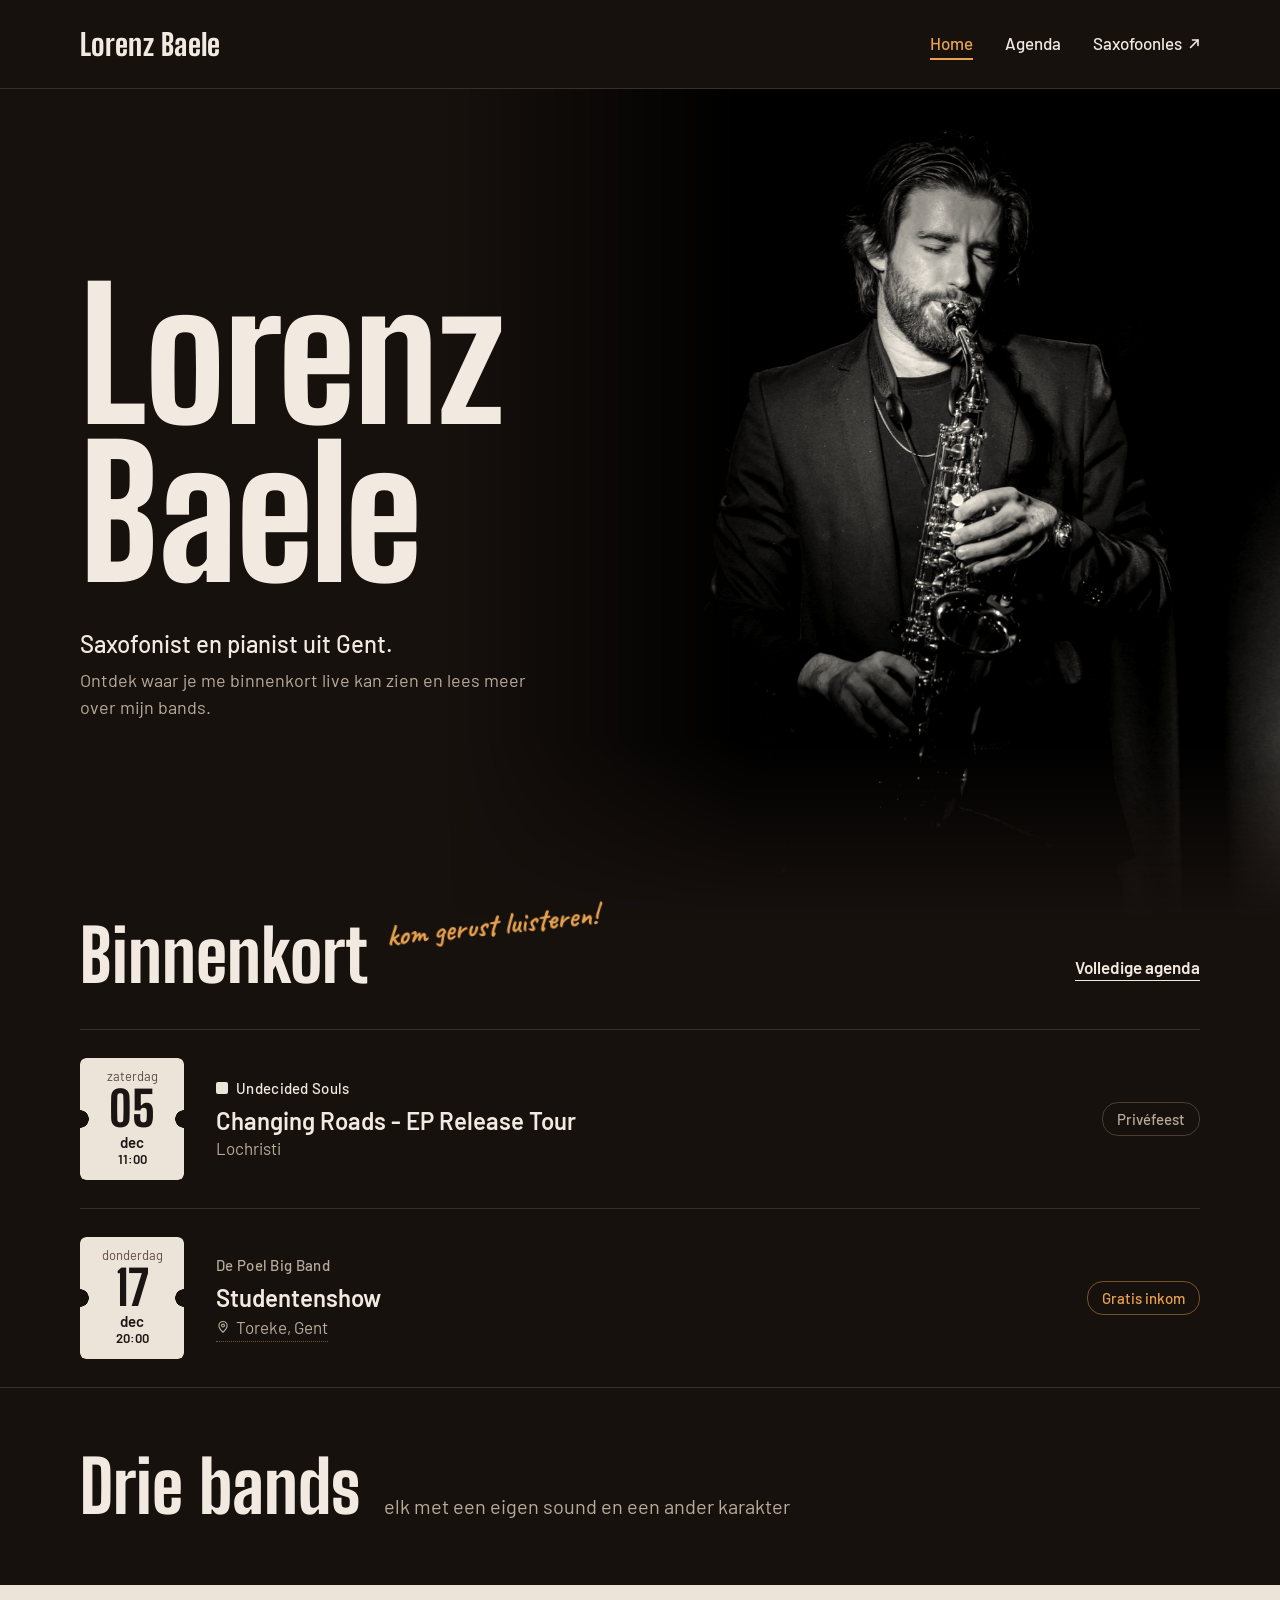
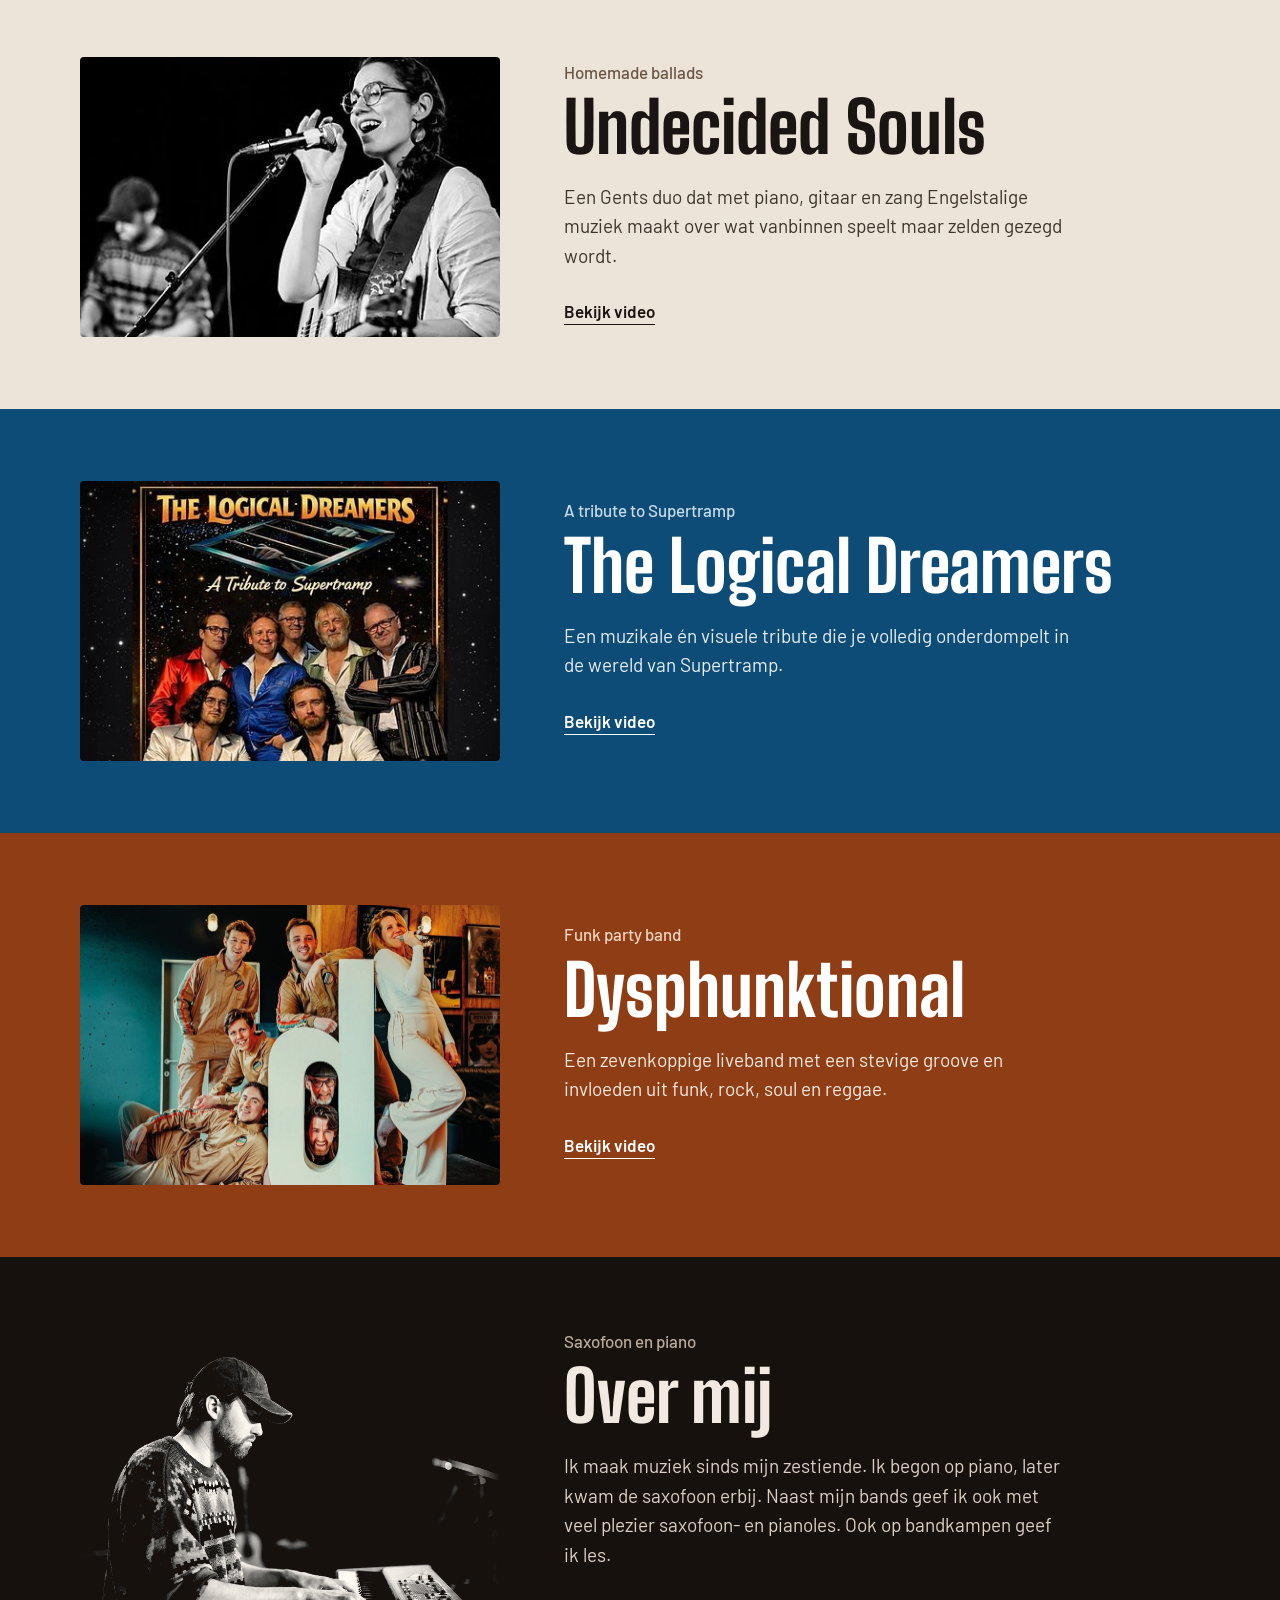
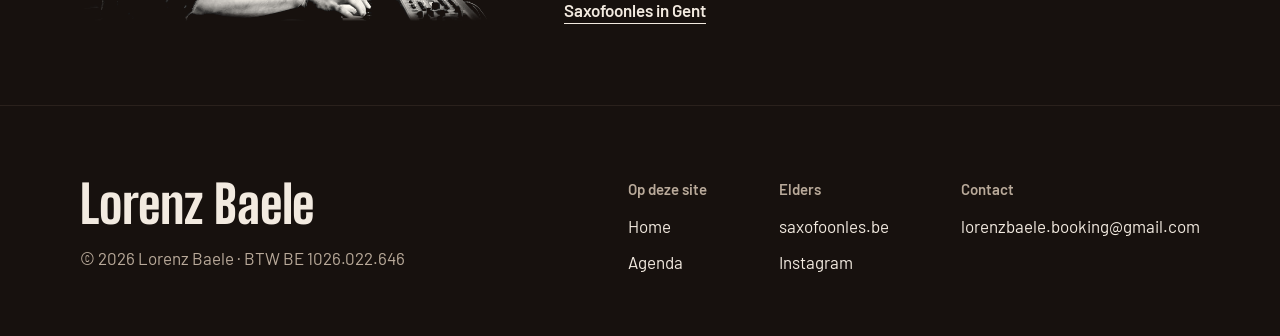
<file: index.html>
<!doctype html>
<html lang="nl">
<head>
<meta charset="utf-8">
<meta name="viewport" content="width=device-width, initial-scale=1">
<title>Lorenz Baele, saxofonist en pianist uit Gent</title>
<meta name="description" content="Saxofonist en pianist uit Gent. Ontdek waar je me binnenkort live kan zien met Undecided Souls, The Logical Dreamers en Dysphunktional.">
<link rel="canonical" href="https://lorenzbaele.be/">
<meta property="og:type" content="website">
<meta property="og:locale" content="nl_BE">
<meta property="og:site_name" content="Lorenz Baele">
<meta property="og:title" content="Lorenz Baele, saxofonist en pianist uit Gent">
<meta property="og:description" content="Saxofonist en pianist uit Gent. Ontdek waar je me binnenkort live kan zien met Undecided Souls, The Logical Dreamers en Dysphunktional.">
<meta property="og:url" content="https://lorenzbaele.be/">
<meta property="og:image" content="https://lorenzbaele.be/img/og.jpg">
<meta property="og:image:width" content="1200">
<meta property="og:image:height" content="630">
<meta property="og:image:alt" content="Lorenz Baele speelt saxofoon">
<meta name="twitter:card" content="summary_large_image">
<meta name="theme-color" content="#17110E">
<script type="application/ld+json">
{
  "@context": "https://schema.org",
  "@graph": [
    {
      "@type": "WebSite",
      "@id": "https://lorenzbaele.be/#website",
      "url": "https://lorenzbaele.be/",
      "name": "Lorenz Baele",
      "inLanguage": "nl-BE",
      "publisher": { "@id": "https://lorenzbaele.be/#lorenz" }
    },
    {
      "@type": "Person",
      "@id": "https://lorenzbaele.be/#lorenz",
      "name": "Lorenz Baele",
      "url": "https://lorenzbaele.be/",
      "image": "https://lorenzbaele.be/img/hero.jpg",
      "jobTitle": "Saxofonist en pianist",
      "description": "Saxofonist en pianist uit Gent. Speelt live met Undecided Souls, The Logical Dreamers en Dysphunktional en geeft saxofoon- en pianoles.",
      "email": "lorenzbaele.booking@gmail.com",
      "address": {
        "@type": "PostalAddress",
        "addressLocality": "Gent",
        "addressCountry": "BE"
      },
      "sameAs": ["https://www.instagram.com/lorenzbaele/"],
      "memberOf": [
        { "@type": "MusicGroup", "name": "Undecided Souls", "description": "Homemade ballads" },
        { "@type": "MusicGroup", "name": "The Logical Dreamers", "description": "A tribute to Supertramp" },
        { "@type": "MusicGroup", "name": "Dysphunktional", "description": "Funk party band" }
      ]
    }
  ]
}
</script>
<link rel="icon" href="favicon.ico" sizes="16x16 32x32 48x48">
<link rel="icon" href="img/favicon.png" type="image/png" sizes="192x192">
<link rel="apple-touch-icon" href="img/apple-touch-icon.png">
<link rel="preconnect" href="https://fonts.googleapis.com">
<link rel="preconnect" href="https://fonts.gstatic.com" crossorigin>
<link rel="stylesheet" href="https://fonts.googleapis.com/css2?family=Barlow:wght@400;500;600&amp;family=Big+Shoulders+Display:wght@700;800&amp;family=Caveat:wght@700&amp;display=swap">
<link rel="stylesheet" href="css/style.css">
</head>
<body>
<header class="site-header">
<nav class="wrap nav" aria-label="Hoofdmenu">
<a class="brand" href="/">Lorenz Baele</a>
<div class="nav-links">
<a href="/" aria-current="page">Home</a>
<a class="ul-link" href="agenda.html">Agenda</a>
<a class="ul-link" href="https://saxofoonles.be">Saxofoonles<svg aria-hidden="true" width="12" height="12" viewBox="0 0 12 12" fill="none" stroke="currentColor" stroke-width="1.6" stroke-linecap="round" stroke-linejoin="round"><path d="M4.5 2H10v5.5"></path><path d="M10 2L2.5 9.5"></path></svg></a>
</div>
</nav>
</header>

<main>
<section class="hero" id="hero">
<div class="hero-photo">
<img class="hero-img" src="img/hero.jpg" alt="Lorenz Baele speelt saxofoon op een donker podium" width="2000" height="1333" fetchpriority="high">
</div>
<div class="spot" aria-hidden="true"></div>
<div class="egg" aria-hidden="true">
<div class="egg-note">
<svg width="72" height="56" viewBox="0 0 72 56" fill="none" stroke="#FFE0B0" stroke-width="2.5" stroke-linecap="round" stroke-linejoin="round"><path d="M66 6 C 46 6, 22 18, 10 46"></path><path d="M10 46 L 9 33"></path><path d="M10 46 L 21 39"></path></svg>
Hé! Niet in mijn ogen,<br>ik zit midden in een solo.
</div>
</div>
<div class="wrap hero-text">
<h1 class="hero-name"><span class="line"><span class="rise">Lorenz</span></span><span class="line"><span class="rise rise-2">Baele</span></span></h1>
<p class="hero-lead hero-sub"><span class="slide">Saxofonist en pianist uit Gent.</span></p>
<p class="hero-intro hero-sub"><span class="slide">Ontdek waar je me binnenkort live kan zien en lees meer over mijn bands.</span></p>
</div>
</section>

<section class="home-gigs" aria-labelledby="binnenkort">
<div class="wrap">
<div class="section-head">
<div class="title-row">
<h2 class="h2" id="binnenkort">Binnenkort</h2>
<p class="hand" data-when-gigs hidden>kom gerust luisteren!</p>
</div>
<a class="cta" href="agenda.html">Volledige agenda</a>
</div>
<div class="loading" data-loading role="status" hidden><span class="spinner" aria-hidden="true"></span><span>Optredens laden…</span></div>
<ul class="gigs" data-gigs="home" data-limit="3"></ul>
<div class="empty" data-empty="none" hidden>
<p class="empty-title">Er staan nog geen nieuwe optredens gepland.</p>
<p class="empty-text">Nieuwe data verschijnen hier zodra ze vastliggen.</p>
</div>
<noscript><p class="empty-text">Bekijk mijn optredens in de <a href="agenda.html">agenda</a>.</p></noscript>
</div>
</section>

<section class="bands-head" aria-labelledby="bands">
<div class="wrap inline-head">
<h2 class="h2" id="bands">Drie bands</h2>
<p>elk met een eigen sound en een ander karakter</p>
</div>
</section>

<article class="strip strip--us">
<div class="wrap strip-inner">
<img class="strip-img img-us" src="img/undecided-souls.jpg" alt="Sofie en Lorenz van Undecided Souls live, in zwart-wit" width="440" height="330" loading="lazy">
<div class="strip-text">
<p class="tagline">Homemade ballads</p>
<h3 class="strip-name">Undecided Souls</h3>
<p class="strip-desc">Een Gents duo dat met piano, gitaar en zang Engelstalige muziek maakt over wat vanbinnen speelt maar zelden gezegd wordt.</p>
<a class="cta" href="https://www.youtube.com/watch?v=HWEquBlLYnY">Bekijk video</a>
</div>
</div>
</article>

<article class="strip strip--ld">
<div class="wrap strip-inner">
<img class="strip-img img-ld" src="img/logical-dreamers.jpg" alt="The Logical Dreamers, a tribute to Supertramp" width="440" height="330" loading="lazy" style="object-position: 50% 0">
<div class="strip-text">
<p class="tagline">A tribute to Supertramp</p>
<h3 class="strip-name">The Logical Dreamers</h3>
<p class="strip-desc">Een muzikale én visuele tribute die je volledig onderdompelt in de wereld van Supertramp.</p>
<a class="cta" href="https://drive.google.com/file/d/1f67GyU_UE-7TZmZRbokDmF3ag-WsuqEM/preview">Bekijk video</a>
</div>
</div>
</article>

<article class="strip strip--dy">
<div class="wrap strip-inner">
<img class="strip-img img-dy" src="img/dysphunktional.jpg" alt="De leden van Dysphunktional rond een grote letter d" width="840" height="631" loading="lazy" style="object-position: 50% 20%">
<div class="strip-text">
<p class="tagline">Funk party band</p>
<h3 class="strip-name">Dysphunktional</h3>
<p class="strip-desc">Een zevenkoppige liveband met een stevige groove en invloeden uit funk, rock, soul en reggae.</p>
<a class="cta" href="https://drive.google.com/file/d/1zikRqbkcpyY855sFhWAdUTYrPrX1-PWH/preview">Bekijk video</a>
</div>
</div>
</article>

<article class="strip strip--lb" id="over-mij">
<div class="wrap strip-inner">
<img class="strip-img img-lb" src="img/lorenz-piano.jpg" alt="Lorenz Baele speelt piano op een podium" width="787" height="524" loading="lazy">
<div class="strip-text">
<p class="tagline">Saxofoon en piano</p>
<h2 class="strip-name">Over mij</h2>
<p class="strip-desc">Ik maak muziek sinds mijn zestiende. Ik begon op piano, later kwam de saxofoon erbij. Naast mijn bands geef ik ook met veel plezier saxofoon- en pianoles. Ook op bandkampen geef ik les.</p>
<a class="cta" href="https://saxofoonles.be">Saxofoonles in Gent</a>
</div>
</div>
</article>
</main>

<footer class="site-footer">
<div class="wrap footer-inner">
<div class="footer-brand">
<p class="footer-name" style="margin:0">Lorenz Baele</p>
<p class="footer-legal">© 2026 Lorenz Baele · BTW BE 1026.022.646</p>
</div>
<div class="footer-cols">
<div>
<h2>Op deze site</h2>
<ul>
<li><a class="ul-link" href="/">Home</a></li>
<li><a class="ul-link" href="agenda.html">Agenda</a></li>
</ul>
</div>
<div>
<h2>Elders</h2>
<ul>
<li><a class="ul-link" href="https://saxofoonles.be">saxofoonles.be</a></li>
<li><a class="ul-link" href="https://www.instagram.com/lorenzbaele/">Instagram</a></li>
</ul>
</div>
<div>
<h2>Contact</h2>
<ul>
<li><a class="ul-link" href="mailto:lorenzbaele.booking@gmail.com">lorenzbaele.booking@gmail.com</a></li>
</ul>
</div>
</div>
</div>
</footer>
<script src="js/optredens.js" defer></script>
<script src="js/site.js" defer></script>
</body>
</html>
</file>
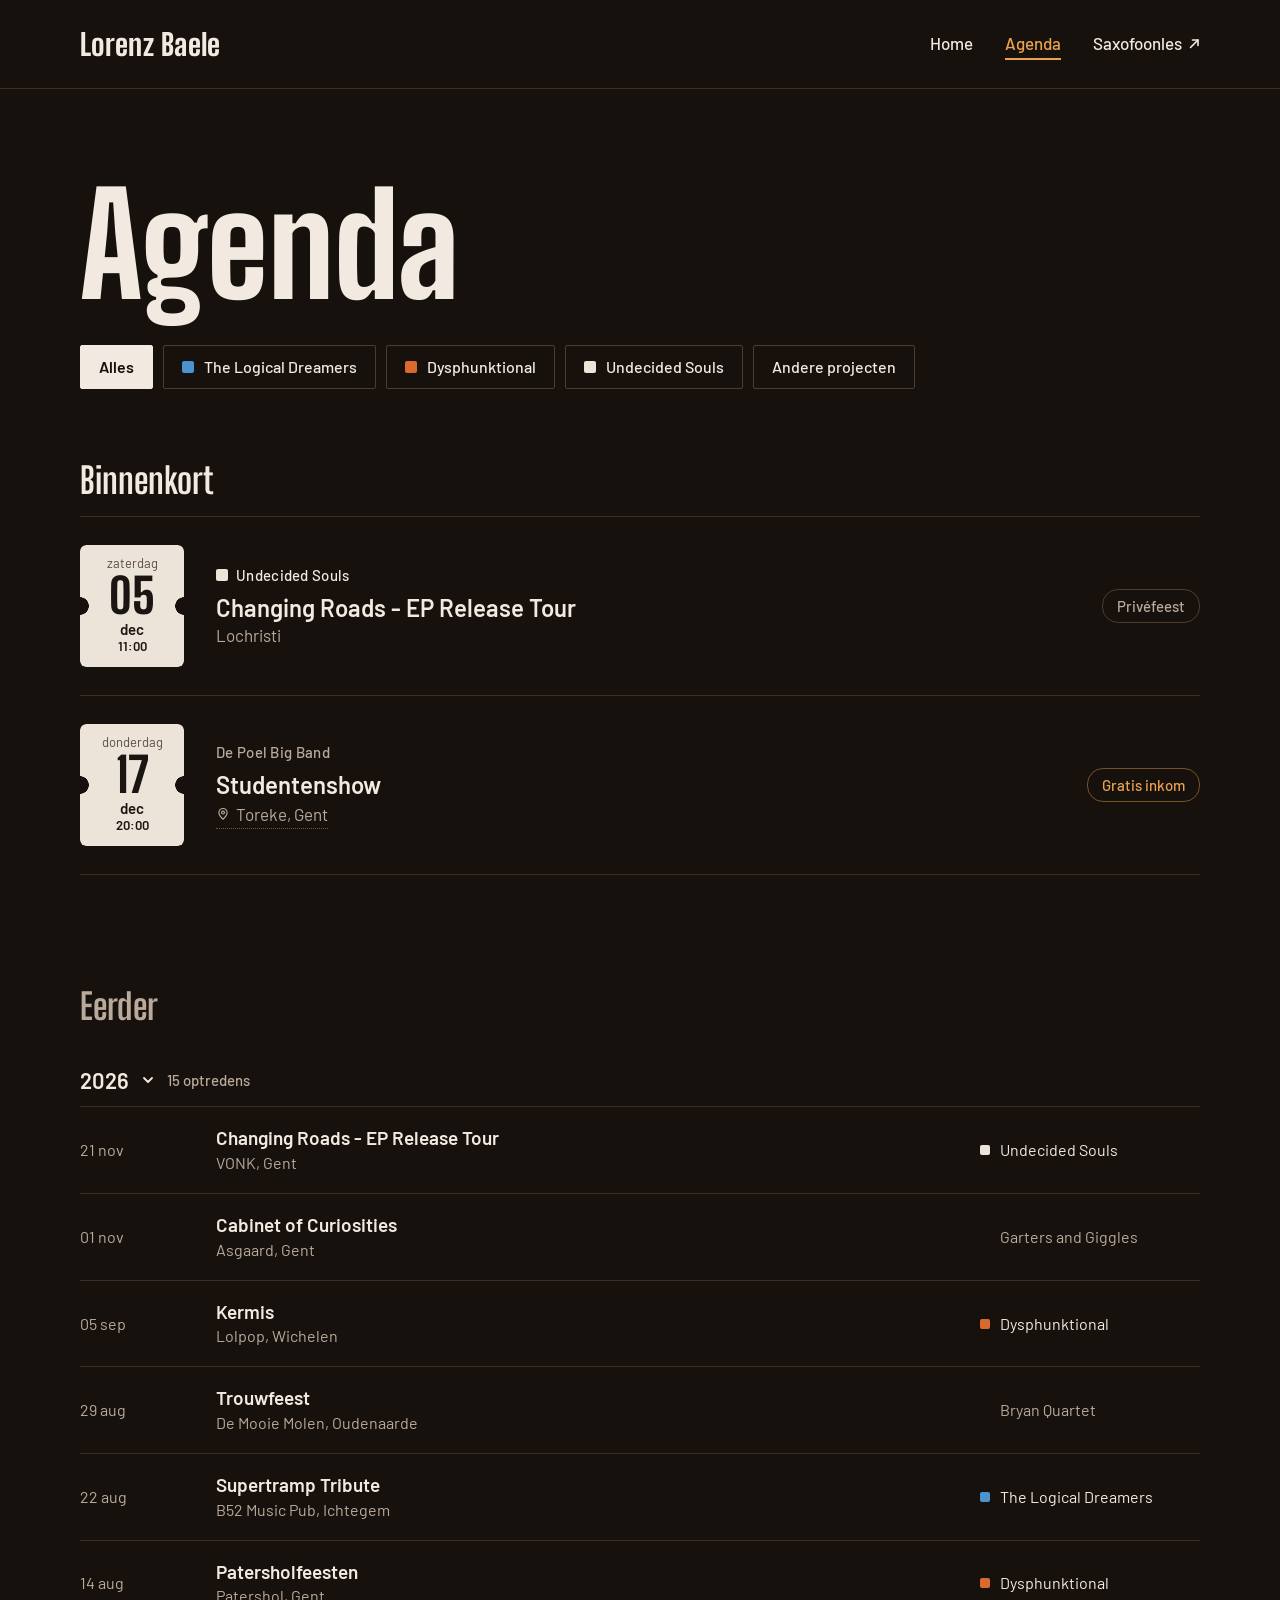
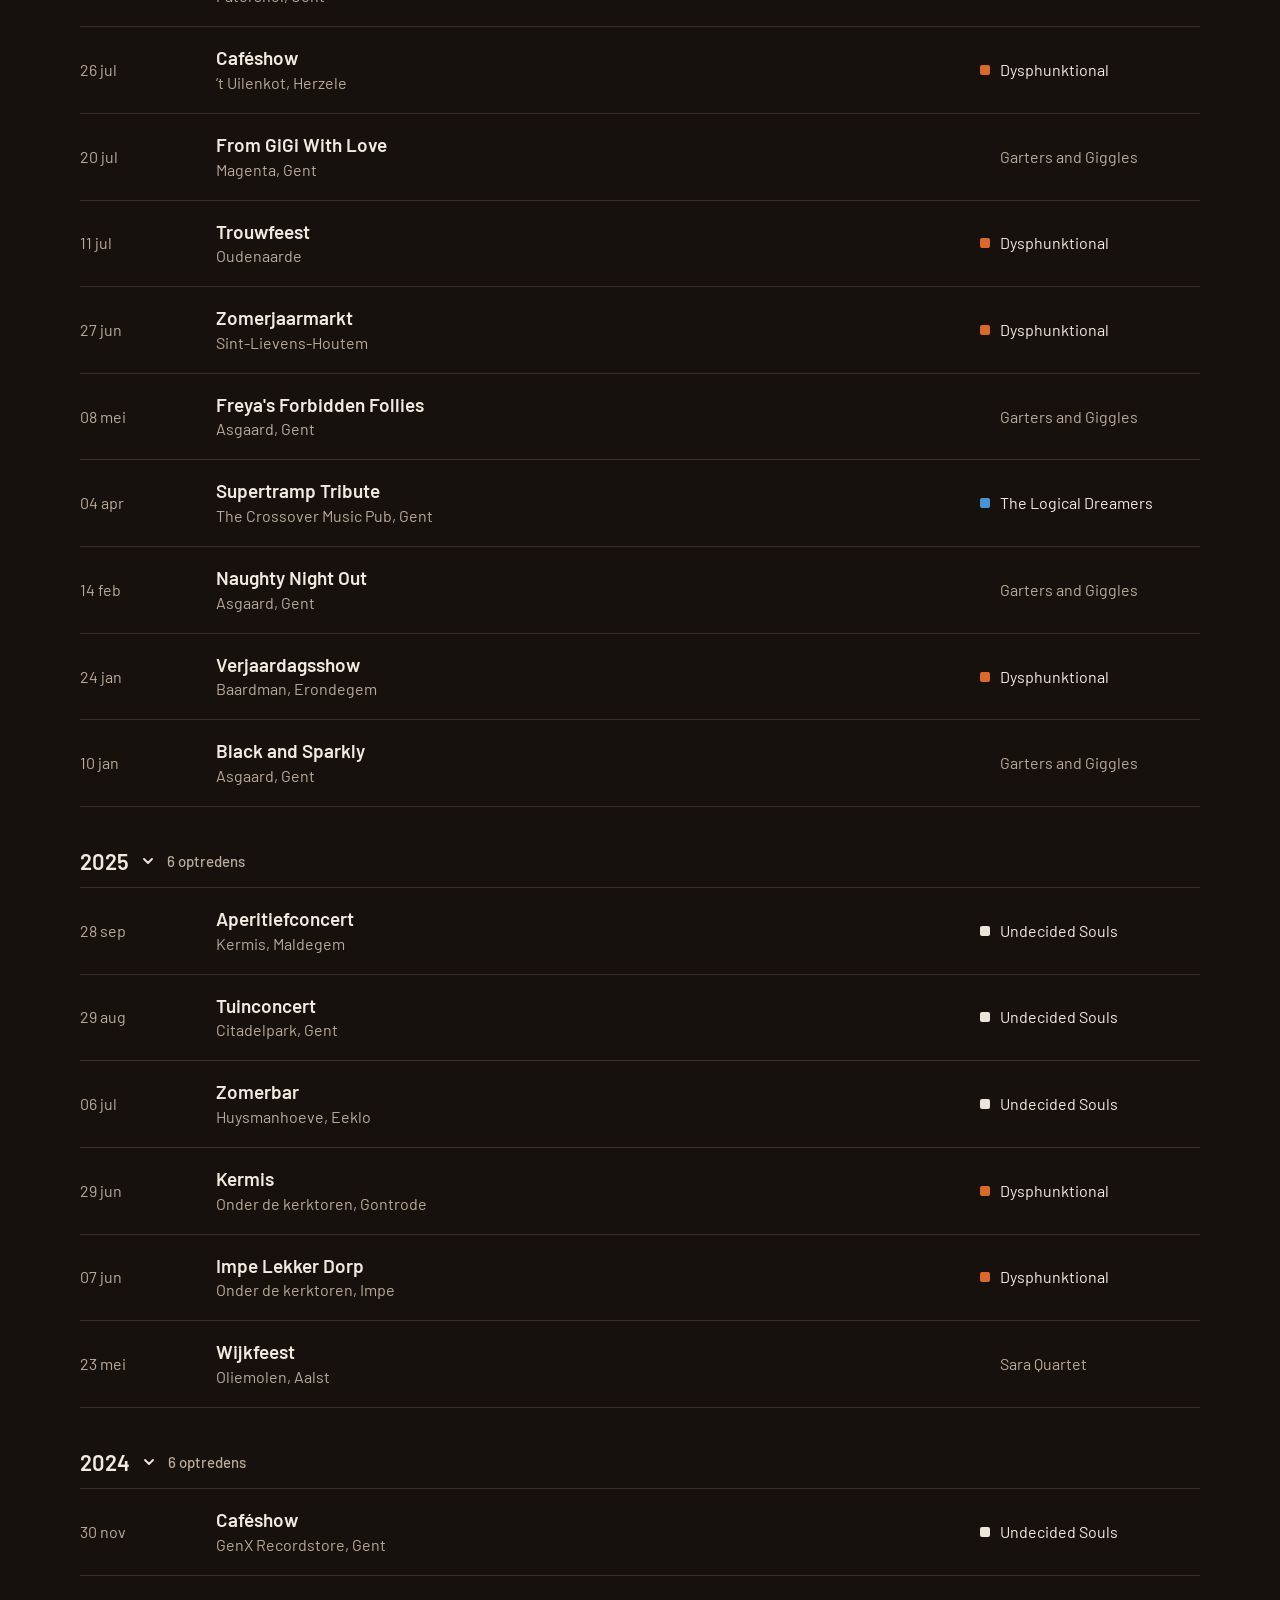
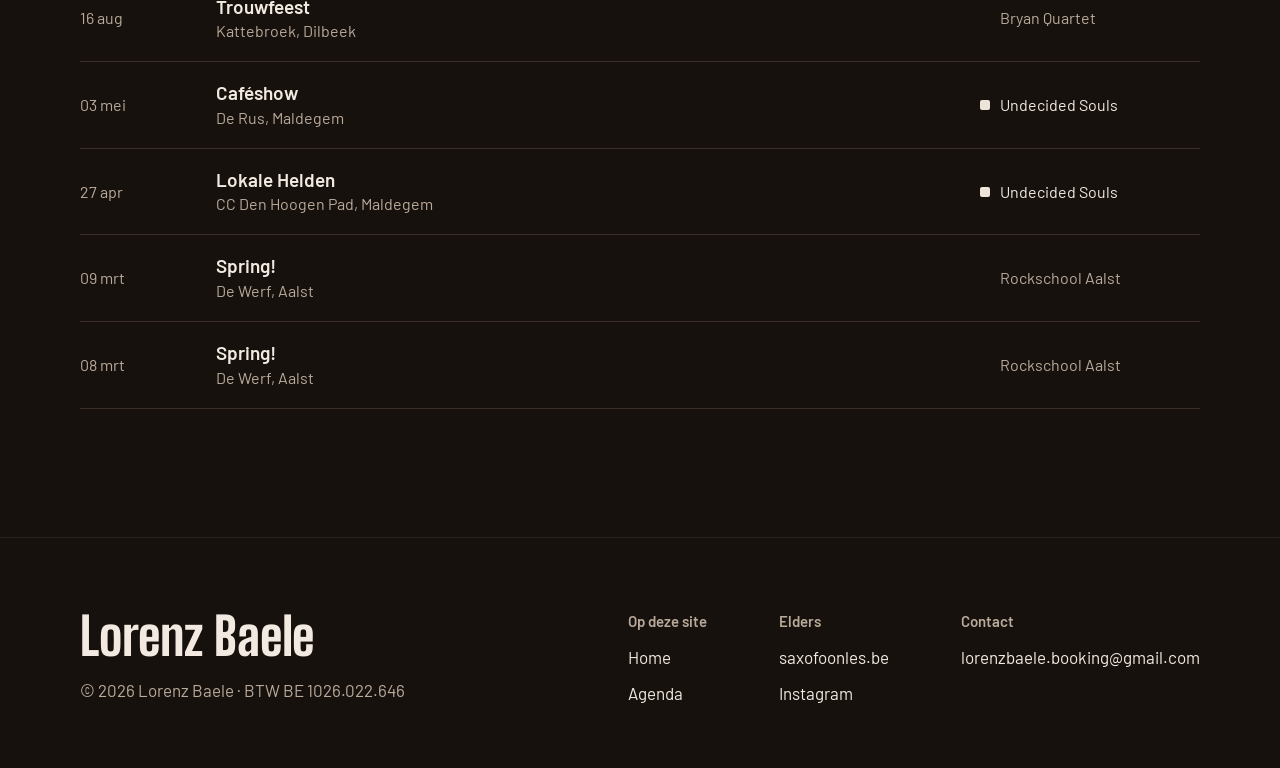
<file: agenda.html>
<!doctype html>
<html lang="nl">
<head>
<meta charset="utf-8">
<meta name="viewport" content="width=device-width, initial-scale=1">
<title>Agenda en optredens, Lorenz Baele</title>
<meta name="description" content="Waar en wanneer je Lorenz Baele live kan zien, en waar hij eerder speelde met Undecided Souls, The Logical Dreamers, Dysphunktional en andere projecten.">
<link rel="canonical" href="https://lorenzbaele.be/agenda.html">
<meta property="og:type" content="website">
<meta property="og:locale" content="nl_BE">
<meta property="og:site_name" content="Lorenz Baele">
<meta property="og:title" content="Agenda en optredens, Lorenz Baele">
<meta property="og:description" content="Waar en wanneer je Lorenz Baele live kan zien, en waar hij eerder speelde met Undecided Souls, The Logical Dreamers, Dysphunktional en andere projecten.">
<meta property="og:url" content="https://lorenzbaele.be/agenda.html">
<meta property="og:image" content="https://lorenzbaele.be/img/og.jpg">
<meta property="og:image:width" content="1200">
<meta property="og:image:height" content="630">
<meta property="og:image:alt" content="Lorenz Baele speelt saxofoon">
<meta name="twitter:card" content="summary_large_image">
<meta name="theme-color" content="#17110E">
<link rel="icon" href="favicon.ico" sizes="16x16 32x32 48x48">
<link rel="icon" href="img/favicon.png" type="image/png" sizes="192x192">
<link rel="apple-touch-icon" href="img/apple-touch-icon.png">
<link rel="preconnect" href="https://fonts.googleapis.com">
<link rel="preconnect" href="https://fonts.gstatic.com" crossorigin>
<link rel="stylesheet" href="https://fonts.googleapis.com/css2?family=Barlow:wght@400;500;600&amp;family=Big+Shoulders+Display:wght@700;800&amp;family=Caveat:wght@700&amp;display=swap">
<link rel="stylesheet" href="css/style.css">
</head>
<body>
<header class="site-header">
<nav class="wrap nav" aria-label="Hoofdmenu">
<a class="brand" href="/">Lorenz Baele</a>
<div class="nav-links">
<a class="ul-link" href="/">Home</a>
<a href="agenda.html" aria-current="page">Agenda</a>
<a class="ul-link" href="https://saxofoonles.be">Saxofoonles<svg aria-hidden="true" width="12" height="12" viewBox="0 0 12 12" fill="none" stroke="currentColor" stroke-width="1.6" stroke-linecap="round" stroke-linejoin="round"><path d="M4.5 2H10v5.5"></path><path d="M10 2L2.5 9.5"></path></svg></a>
</div>
</nav>
</header>

<main class="wrap agenda">
<h1 class="h1">Agenda</h1>

<div class="filters" role="group" aria-label="Toon optredens van">
<button type="button" class="filter" data-filter="all" aria-pressed="true">Alles</button>
<button type="button" class="filter" data-filter="ld" aria-pressed="false"><span class="sw" style="--c:#4A93CF" aria-hidden="true"></span>The Logical Dreamers</button>
<button type="button" class="filter" data-filter="dy" aria-pressed="false"><span class="sw" style="--c:#D9692E" aria-hidden="true"></span>Dysphunktional</button>
<button type="button" class="filter" data-filter="us" aria-pressed="false"><span class="sw" style="--c:#ECE4D8" aria-hidden="true"></span>Undecided Souls</button>
<button type="button" class="filter" data-filter="andere" aria-pressed="false">Andere projecten</button>
</div>

<h2 class="h2-sm">Binnenkort</h2>
<div class="loading" data-loading role="status" hidden><span class="spinner" aria-hidden="true"></span><span>Optredens laden…</span></div>
<ul class="gigs" data-gigs="upcoming"></ul>
<div class="empty" data-empty="none" hidden>
<p class="empty-title">Er staan nog geen nieuwe optredens gepland.</p>
<p class="empty-text">Nieuwe data verschijnen hier zodra ze vastliggen. Hieronder zie je waar ik eerder speelde.</p>
</div>
<p class="band-note" data-empty="band" hidden>Er staan nog geen optredens met deze band gepland. Kies een andere band of kijk later nog eens.</p>

<section aria-labelledby="eerder">
<h2 class="h2-sm muted" id="eerder">Eerder</h2>
<div data-past></div>
</section>
<noscript><p class="empty-text">Zet JavaScript aan om de agenda te bekijken.</p></noscript>
</main>

<footer class="site-footer">
<div class="wrap footer-inner">
<div class="footer-brand">
<p class="footer-name" style="margin:0">Lorenz Baele</p>
<p class="footer-legal">© 2026 Lorenz Baele · BTW BE 1026.022.646</p>
</div>
<div class="footer-cols">
<div>
<h2>Op deze site</h2>
<ul>
<li><a class="ul-link" href="/">Home</a></li>
<li><a class="ul-link" href="agenda.html">Agenda</a></li>
</ul>
</div>
<div>
<h2>Elders</h2>
<ul>
<li><a class="ul-link" href="https://saxofoonles.be">saxofoonles.be</a></li>
<li><a class="ul-link" href="https://www.instagram.com/lorenzbaele/">Instagram</a></li>
</ul>
</div>
<div>
<h2>Contact</h2>
<ul>
<li><a class="ul-link" href="mailto:lorenzbaele.booking@gmail.com">lorenzbaele.booking@gmail.com</a></li>
</ul>
</div>
</div>
</div>
</footer>
<script src="js/optredens.js" defer></script>
<script src="js/site.js" defer></script>
</body>
</html>
</file>
<file: css/style.css>
/* lorenzbaele.be */

:root {
  --nacht: #17110E;
  --lijn: #3A2E27;
  --lijn-zacht: #2A211C;
  --papier: #F2EAE0;
  --stof: #B9AA9A;
  --tekst-zacht: #DCD0C3;
  --lamp: #E9A24E;
  --stub: #ECE4D8;
  --stub-inkt: #1A1512;
  --stub-sub: #5E4D40;
  --display: 'Big Shoulders Display', 'Barlow Condensed', 'Arial Narrow', sans-serif;
  --body: 'Barlow', system-ui, -apple-system, 'Segoe UI', sans-serif;
  --hand: 'Caveat', 'Comic Sans MS', cursive;
  --gutter: clamp(20px, 4vw, 40px);
}

*, *::before, *::after { box-sizing: border-box; }

html { -webkit-text-size-adjust: 100%; }

body {
  margin: 0;
  background: var(--nacht);
  color: var(--papier);
  font-family: var(--body);
  font-size: 18px;
  line-height: 1.5;
  overflow-x: hidden;
}

img { display: block; max-width: 100%; height: auto; }

a { color: var(--papier); }
a:hover { color: var(--lamp); }
a:focus-visible, button:focus-visible { outline: 2px solid var(--lamp); outline-offset: 4px; }

.wrap { max-width: 1200px; margin: 0 auto; padding-inline: var(--gutter); }

.visually-hidden {
  position: absolute; width: 1px; height: 1px; margin: -1px; padding: 0;
  overflow: hidden; clip: rect(0 0 0 0); white-space: nowrap; border: 0;
}

/* ---------- Menu ---------- */

.site-header { border-bottom: 1px solid var(--lijn); }

.nav {
  min-height: 88px;
  display: flex; flex-wrap: wrap; align-items: center; justify-content: space-between;
  gap: 8px 32px;
}

.brand {
  font-family: var(--display); font-weight: 800; font-size: 30px; letter-spacing: 0.01em;
  text-decoration: none; min-height: 44px; display: inline-flex; align-items: center;
}

.nav-links { display: flex; flex-wrap: wrap; gap: 0 32px; font-size: 17px; font-weight: 500; }

.nav-links a {
  text-decoration: none; min-height: 44px; display: inline-flex; align-items: center; gap: 6px;
}

.nav-links a[aria-current="page"] {
  color: var(--lamp);
  text-decoration: underline; text-decoration-thickness: 2px; text-underline-offset: 8px;
}

/* ---------- Links met een getekende onderlijn ---------- */

.ul-link {
  background: linear-gradient(currentColor, currentColor) no-repeat 0 calc(100% - 9px) / 0 2px;
  transition: background-size 0.4s cubic-bezier(.2,.8,.2,1), color 0.3s;
}
.ul-link:hover { background-size: 100% 2px; }

.cta {
  font-size: 17px; font-weight: 600; text-underline-offset: 6px;
  min-height: 44px; display: inline-flex; align-items: center;
  transition: text-underline-offset 0.3s cubic-bezier(.2,.8,.2,1), letter-spacing 0.3s;
}
.cta:hover { text-underline-offset: 12px; letter-spacing: 0.02em; }

/* ---------- Hero ---------- */

.hero {
  position: relative; overflow: hidden;
  min-height: 832px;
  display: flex; align-items: flex-end;
}

.hero-photo { position: absolute; inset: 0; }

.hero-img {
  position: absolute; top: 0; left: 73%;
  height: 100%; width: auto; max-width: none;
  transform: translateX(-39%);
  filter: sepia(0.18) contrast(1.04);
  -webkit-mask-image: linear-gradient(to right, transparent 0%, #000 24%, #000 86%, transparent 100%), linear-gradient(to top, transparent 0%, #000 22%);
  -webkit-mask-composite: source-in;
  mask-image: linear-gradient(to right, transparent 0%, #000 24%, #000 86%, transparent 100%), linear-gradient(to top, transparent 0%, #000 22%);
  mask-composite: intersect;
}

.hero-text { position: relative; width: 100%; padding-bottom: 200px; }

.hero-name {
  margin: 0;
  font-family: var(--display); font-weight: 800;
  font-size: clamp(80px, 14vw, 216px); line-height: 0.84; letter-spacing: -0.005em;
}
.hero-name .line { display: block; overflow: hidden; padding-bottom: 0.04em; }
.hero-name .rise { display: inline-block; }

.hero-lead { margin: 32px 0 0; font-size: 24px; line-height: 1.4; font-weight: 500; max-width: 30ch; }
.hero-intro { margin: 6px 0 0; font-size: 18px; color: var(--stof); max-width: 48ch; }
.hero-sub { overflow: hidden; }
.hero-sub .slide { display: block; }

/* Spotlight en easter egg: alleen met een muis, zie js/site.js */
.spot, .egg {
  position: absolute; inset: 0; pointer-events: none;
  opacity: 0; transition: opacity 0.45s ease;
}
.spot {
  mix-blend-mode: screen;
  /* Het radiale masker houdt de korrel bij de lichtbundel */
  -webkit-mask-image: radial-gradient(420px circle at var(--lx, 50%) var(--ly, 62%), #000 80%, transparent 100%), linear-gradient(to bottom, #000 0%, #000 82%, transparent 100%);
  -webkit-mask-composite: source-in;
  mask-image: radial-gradient(420px circle at var(--lx, 50%) var(--ly, 62%), #000 80%, transparent 100%), linear-gradient(to bottom, #000 0%, #000 82%, transparent 100%);
  mask-composite: intersect;
  /* Fijne korrel tegen strepen (banding), daaronder een lichtbundel die zacht naar nul afloopt */
  background:
    url("data:image/svg+xml,%3Csvg xmlns='http://www.w3.org/2000/svg' width='200' height='200'%3E%3Cfilter id='g'%3E%3CfeTurbulence type='fractalNoise' baseFrequency='.85' numOctaves='2' stitchTiles='stitch'/%3E%3CfeColorMatrix values='0 0 0 0 1 0 0 0 0 1 0 0 0 0 1 .05 0 0 0 -.021'/%3E%3C/filter%3E%3Crect width='200' height='200' filter='url(%23g)'/%3E%3C/svg%3E") 0 0 / 200px 200px,
    radial-gradient(340px circle at var(--lx, 50%) var(--ly, 62%),
      rgba(255, 206, 140, 0.24), rgba(255, 206, 140, 0.227) 10%, rgba(255, 206, 140, 0.193) 20%,
      rgba(255, 206, 140, 0.146) 30%, rgba(255, 206, 140, 0.1) 40%, rgba(255, 206, 140, 0.061) 50%,
      rgba(255, 206, 140, 0.033) 60%, rgba(255, 206, 140, 0.016) 70%, rgba(255, 206, 140, 0.007) 80%,
      rgba(255, 206, 140, 0.003) 90%, rgba(255, 206, 140, 0) 100%);
}
.egg {
  -webkit-mask-image: radial-gradient(190px circle at var(--lx, 50%) var(--ly, 62%), #000 30%, transparent 100%);
  mask-image: radial-gradient(190px circle at var(--lx, 50%) var(--ly, 62%), #000 30%, transparent 100%);
}
.hero.is-lit .spot, .hero.is-lit .egg { opacity: 1; }

.egg-note {
  position: absolute; left: calc(73% + 96px); top: 56px; width: 300px;
  transform: rotate(-5deg);
  font-family: var(--hand); font-weight: 700; font-size: 32px; line-height: 1.05; color: #FFE0B0;
}
.egg-note svg { position: absolute; left: -70px; top: 38px; }

/* ---------- Secties ---------- */

.h2 {
  margin: 0;
  font-family: var(--display); font-weight: 800;
  font-size: clamp(48px, 6vw, 72px); line-height: 0.95;
}

.section-head {
  display: flex; flex-wrap: wrap; justify-content: space-between; align-items: flex-end;
  gap: 16px 32px; margin-bottom: 40px;
}

.title-row { display: flex; flex-wrap: wrap; align-items: flex-start; gap: 4px 20px; }

.hand {
  margin: 0;
  font-family: var(--hand); font-weight: 700; font-size: 30px; line-height: 1;
  color: var(--lamp);
  transform: rotate(-6deg); transform-origin: left bottom;
}

.home-gigs { padding-bottom: 48px; }

/* De onderste lijn van Binnenkort loopt over de hele breedte van de pagina */
.home-gigs .gigs, .home-gigs .empty, .home-gigs .loading { position: relative; }
.home-gigs .gigs::after, .home-gigs .empty::after, .home-gigs .loading::after {
  content: ''; position: absolute; left: 0; right: 0; bottom: -1px; height: 1px;
  background: var(--lijn); pointer-events: none;
  /* Een schaduw maakt de pagina niet breder, dus geen horizontaal scrollen */
  box-shadow: 0 0 0 100vmax var(--lijn); clip-path: inset(0 -100vmax);
}
.home-gigs .gigs::after { bottom: 0; }

.bands-head { padding: 16px 0 64px; }
.inline-head { display: flex; flex-wrap: wrap; align-items: baseline; gap: 4px 24px; }
.inline-head p { margin: 0; font-size: 20px; color: var(--stof); max-width: 44ch; }

/* ---------- Optredens ---------- */

.gigs { list-style: none; margin: 0; padding: 0; border-top: 1px solid var(--lijn); }

.gig {
  display: flex; flex-wrap: wrap; align-items: center; gap: 12px 32px;
  padding: 28px 0; border-bottom: 1px solid var(--lijn);
}

.stub {
  flex: 0 0 104px;
  display: flex; flex-direction: column; align-items: center;
  padding: 10px 0 12px; border-radius: 6px;
  background: var(--stub); color: var(--stub-inkt); text-align: center;
  -webkit-mask-image: radial-gradient(circle 9px at 0 50%, transparent 95%, #000 100%), radial-gradient(circle 9px at 100% 50%, transparent 95%, #000 100%);
  -webkit-mask-composite: source-in;
  mask-image: radial-gradient(circle 9px at 0 50%, transparent 95%, #000 100%), radial-gradient(circle 9px at 100% 50%, transparent 95%, #000 100%);
  mask-composite: intersect;
}
.stub-mon { font-size: 15px; font-weight: 600; line-height: 1.2; }
.stub-day { font-family: var(--display); font-weight: 800; font-size: 48px; line-height: 1; }
.stub-wd { font-size: 13px; line-height: 1.3; color: var(--stub-sub); }
.stub-time { font-size: 13px; font-weight: 600; line-height: 1.3; }

.gig-info { flex: 1 1 260px; min-width: 0; }
.gig-event { margin: 0; font-size: 24px; font-weight: 600; line-height: 1.3; }
.gig-place { margin: 0; font-size: 17px; color: var(--stof); }

/* De plaats, met een speldje ervoor, is de link naar de kaart.
   Het ::after-vlak maakt hem groter om op te tikken zonder de opmaak te verschuiven */
.gig-place-link {
  position: relative;
  display: inline-flex; align-items: center; gap: 6px; padding: 1px 0;
  color: inherit; text-decoration: none; border-bottom: 1px dotted #6B5646;
  transition: color 0.3s, border-color 0.3s;
}
.gig-place-link svg { flex: none; }
.gig-place-link::after { content: ''; position: absolute; inset: -10px -6px; }
.gig-place-link:hover { color: var(--lamp); border-bottom-color: var(--lamp); }

/* Rechts op de kaart: de ticketknop, of een label voor privéfeest of gratis inkom */
.gig-action { flex: none; margin: 0; display: flex; align-items: center; }
.gig-btn {
  display: inline-flex; align-items: center; gap: 8px;
  min-height: 44px; padding: 0 18px; border-radius: 2px; border: 1px solid transparent;
  font-size: 16px; font-weight: 600; text-decoration: none; white-space: nowrap;
  transition: background-color 0.3s, border-color 0.3s, color 0.3s;
}
.gig-btn--ticket { background: var(--papier); border-color: var(--papier); color: var(--nacht); }
.gig-btn--ticket:hover { background: var(--lamp); border-color: var(--lamp); color: var(--nacht); }
.gig-note {
  display: inline-block; padding: 6px 14px;
  border: 1px solid #4A3C33; border-radius: 16px;
  font-size: 15px; font-weight: 500; line-height: 1.35; color: var(--stof);
}
.gig-note--free { color: var(--lamp); border-color: rgba(233, 162, 78, 0.45); }

.band-tag {
  margin: 0; flex: 0 1 240px;
  display: flex; align-items: center; gap: 10px;
  font-size: 16px; font-weight: 500;
}
.band-tag .sw { flex: none; width: 14px; height: 14px; border-radius: 2px; background: var(--c, transparent); transition: width 0.35s cubic-bezier(.2,.8,.2,1); }
.band-tag--other { color: var(--stof); }

/* Bij komende optredens staat de band klein boven de titel */
.gig .band-tag { width: fit-content; margin: 0 0 6px; font-size: 15px; gap: 8px; letter-spacing: 0.02em; }
.gig .band-tag .sw { width: 12px; height: 12px; }
.gig .band-tag--other .sw { display: none; }

/* Bij hover springt alleen de band even op; een ander project blijft stil staan */
.gig .band-tag:not(.band-tag--other) { transition: transform 0.35s cubic-bezier(.34,1.56,.64,1); }
.gig:hover .band-tag:not(.band-tag--other) { transform: translateY(-4px); }
.gig:hover .band-tag:not(.band-tag--other) .sw { width: 28px; }

.empty {
  padding: 40px 0;
  border-top: 1px solid var(--lijn); border-bottom: 1px solid var(--lijn);
}
.empty-title { margin: 0; font-size: 24px; font-weight: 600; line-height: 1.3; }
.empty-text { margin: 8px 0 0; font-size: 17px; color: var(--stof); max-width: 52ch; }

/* Laden: een draaiende plaat. Verschijnt pas na een fractie zodat hij niet flitst bij snel laden */
.loading {
  display: flex; align-items: center; gap: 16px;
  padding: 40px 0; font-size: 17px; color: var(--stof);
  border-top: 1px solid var(--lijn); border-bottom: 1px solid var(--lijn);
  animation: lb-fade-in 0.3s 0.2s ease both;
}
.loading[hidden] { display: none; }

.spinner {
  flex: none; width: 44px; height: 44px; border-radius: 50%;
  background:
    radial-gradient(circle, var(--nacht) 0 2px, var(--lamp) 2.5px 9px, transparent 9.5px),
    conic-gradient(transparent 0 30deg, rgba(255, 238, 214, 0.3) 55deg, transparent 80deg 210deg, rgba(255, 238, 214, 0.3) 235deg, transparent 260deg),
    repeating-radial-gradient(circle, #3A2E27 0 1px, #110C0A 1.5px 3px);
  box-shadow: 0 0 0 1px var(--lijn);
  animation: lb-spin 1.4s linear infinite;
}

@keyframes lb-spin { to { transform: rotate(360deg); } }
@keyframes lb-fade-in { from { opacity: 0; } to { opacity: 1; } }

/* ---------- Band-stroken ---------- */

.strip-inner {
  padding-block: 72px;
  display: flex; flex-wrap: wrap; align-items: center; gap: 40px 64px;
}

.strip-img {
  flex: 1 1 300px; max-width: 420px; width: 100%;
  aspect-ratio: 3 / 2; object-fit: cover; border-radius: 4px;
  transition: transform 1.38s cubic-bezier(.2,.8,.2,1);
}

.strip-text { flex: 999 1 420px; min-width: 0; }
.tagline { margin: 0 0 10px; font-size: 17px; font-weight: 500; }
.strip-name {
  margin: 0;
  font-family: var(--display); font-weight: 800;
  font-size: clamp(40px, 5.5vw, 80px); line-height: 0.92;
}
.strip-desc { margin: 22px 0 0; font-size: 19px; line-height: 1.55; max-width: 46ch; }
.strip .cta { margin-top: 20px; color: inherit; }

.strip--us { background: #ECE4D8; color: #1A1512; }
.strip--us .tagline { color: #6B5646; }
.strip--us .strip-desc { color: #3E342D; }

.strip--ld { background: #0E4C78; color: #FFFFFF; }
.strip--ld .tagline { color: #C7DBEB; }
.strip--ld .strip-desc { color: #E6EEF5; }

.strip--dy { background: #8F3D14; color: #FFFFFF; }
.strip--dy .tagline { color: #F4D3C0; }
.strip--dy .strip-desc { color: #FBEAE0; }

.strip--lb { background: var(--nacht); color: var(--papier); }
.strip--lb .tagline { color: var(--stof); }
.strip--lb .strip-desc { color: var(--tekst-zacht); }
.strip--lb .strip-img {
  aspect-ratio: 787 / 524;
  filter: sepia(0.12);
  mix-blend-mode: lighten;
  -webkit-mask-image: linear-gradient(to right, transparent 0%, #000 12%, #000 88%, transparent 100%), linear-gradient(to bottom, transparent 0%, #000 12%, #000 97%, transparent 100%);
  -webkit-mask-composite: source-in;
  mask-image: linear-gradient(to right, transparent 0%, #000 12%, #000 88%, transparent 100%), linear-gradient(to bottom, transparent 0%, #000 12%, #000 97%, transparent 100%);
  mask-composite: intersect;
  border-radius: 0;
}

/* Elke band beweegt op zijn eigen manier bij hover */
.img-us { transition-duration: 2.3s; }
.img-us:hover { transform: translateY(-12px) rotate(-1.5deg); }
.img-ld { transition-duration: 1.8s; }
.img-ld:hover { transform: perspective(900px) rotateY(-10deg) rotateX(5deg) scale(1.04); }
.img-dy:hover { animation: lb-funk 1.61s ease-in-out infinite; }
.img-lb:hover { transform: rotate(-2deg) scale(1.05); }

@keyframes lb-funk {
  0%, 100% { transform: rotate(0) translateY(0); }
  25% { transform: rotate(-3deg) translateY(-8px); }
  50% { transform: rotate(2deg) translateY(0); }
  75% { transform: rotate(3deg) translateY(-6px); }
}

/* ---------- Agenda ---------- */

.agenda { padding-top: 96px; padding-bottom: 128px; }

.h1 {
  margin: 0;
  font-family: var(--display); font-weight: 800;
  font-size: clamp(80px, 11vw, 160px); line-height: 0.85;
}

.filters { display: flex; flex-wrap: wrap; gap: 10px; margin-top: 40px; }

.filter {
  display: inline-flex; align-items: center; gap: 10px;
  min-height: 44px; padding: 0 18px;
  border: 1px solid #4A3C33; border-radius: 2px;
  background: transparent; color: var(--papier);
  font: 500 16px/1 var(--body); cursor: pointer;
}
.filter .sw { width: 12px; height: 12px; border-radius: 2px; background: var(--c); }
.filter[aria-pressed="true"] {
  background: var(--papier); border-color: var(--papier); color: var(--nacht); font-weight: 600;
}
.filter[aria-pressed="true"] .sw { outline: 1px solid rgba(23, 17, 14, 0.35); }

.h2-sm {
  margin: 72px 0 0;
  font-family: var(--display); font-weight: 700; font-size: 36px; line-height: 1.1;
}
.h2-sm.muted { color: var(--stof); margin-top: 112px; }

.agenda .gigs, .agenda .empty, .agenda .loading { margin-top: 16px; }
.band-note { margin: 16px 0 0; font-size: 20px; color: var(--stof); max-width: 44ch; }

.year-toggle {
  display: inline-flex; align-items: center; gap: 12px;
  min-height: 44px; margin-top: 32px; padding: 0;
  border: 0; background: transparent; color: var(--papier);
  font: 600 22px/1.2 var(--body); cursor: pointer;
}
.year-toggle svg { transition: transform 0.25s ease; }
.year-toggle[aria-expanded="false"] svg { transform: rotate(-90deg); }
.year-count { font-size: 15px; font-weight: 500; color: var(--stof); }

.past-list { list-style: none; margin: 4px 0 0; padding: 0; border-top: 1px solid var(--lijn); }
.past-row {
  display: flex; flex-wrap: wrap; align-items: center; gap: 6px 32px;
  padding: 18px 0; border-bottom: 1px solid var(--lijn);
}
.past-date { flex: 0 0 104px; font-size: 16px; color: var(--stof); }
.past-row .gig-event { font-size: 19px; line-height: 1.35; }
.past-row .gig-place { font-size: 16px; }
.past-row .band-tag { flex-basis: 220px; font-weight: 400; }
.past-row .band-tag .sw { width: 10px; height: 10px; }

/* ---------- 404 ---------- */

.notfound { padding-top: 120px; padding-bottom: 160px; }
.notfound p { margin: 24px 0 0; font-size: 22px; color: var(--stof); max-width: 40ch; }

/* ---------- Footer ---------- */

.site-footer { border-top: 1px solid var(--lijn-zacht); }

.footer-inner {
  padding-top: 72px; padding-bottom: 56px;
  display: flex; flex-wrap: wrap; justify-content: space-between; align-items: flex-start;
  gap: 40px 64px;
}

.footer-brand { flex: 1 1 260px; min-width: 0; }
.footer-name { font-family: var(--display); font-weight: 800; font-size: clamp(40px, 5vw, 52px); line-height: 1; }
.footer-legal { margin: 16px 0 0; font-size: 17px; color: var(--stof); }

.footer-cols { display: flex; flex-wrap: wrap; gap: 32px 72px; font-size: 17px; }
.footer-cols h2 { margin: 0 0 8px; font-size: 15px; font-weight: 600; color: var(--stof); }
.footer-cols ul { list-style: none; margin: 0; padding: 0; }
.footer-cols a { text-decoration: none; min-height: 36px; display: inline-flex; align-items: center; overflow-wrap: anywhere; }

/* ---------- Beweging bij het laden en scrollen ---------- */

@media (prefers-reduced-motion: no-preference) {
  /* Titel en subtekst starten verspringend maar landen samen rond 0,9s.
     De titel staat zichtbaar stil na ~65% van zijn animatie, de subtekst (die verder schuift) pas na ~95%. */
  .hero-name .rise { animation: lb-rise 1.3s cubic-bezier(.2,.8,.2,1) both; }
  .hero-name .rise-2 { animation-duration: 1s; animation-delay: 0.2s; }
  .hero-sub .slide { animation: lb-slide 0.9s cubic-bezier(.3,.6,.55,.95) both; }
  .hero-intro .slide { animation-duration: 0.7s; animation-delay: 0.2s; }
  .hero-img { animation: lb-photo 2.5s cubic-bezier(.2,.8,.2,1) both; }

  @supports (animation-timeline: view()) {
    .hero-photo { animation: lb-sink linear both; animation-timeline: view(); animation-range: exit 0% exit 100%; }
    .hero-text { animation: lb-drift linear both; animation-timeline: view(); animation-range: exit 0% exit 100%; }
  }
}

@keyframes lb-rise { from { transform: translateY(108%); } to { transform: none; } }
@keyframes lb-slide { from { transform: translateX(-105%); } to { transform: none; } }
@keyframes lb-photo { from { opacity: 0; scale: 1.1; } to { opacity: 1; scale: 1; } }
@keyframes lb-sink { to { transform: translateY(22%) scale(1.08); } }
@keyframes lb-drift { to { transform: translateY(-60%); opacity: 0; } }

@media (prefers-reduced-motion: reduce) {
  .gig .band-tag:not(.band-tag--other), .strip-img, .ul-link, .cta, .band-tag .sw { transition: none; }
  .gig:hover .band-tag:not(.band-tag--other), .strip-img:hover { transform: none; animation: none; }
  .spinner { animation-duration: 4s; }
}

/* ---------- Kleine schermen ---------- */

@media (max-width: 760px) {
  .hero { min-height: 640px; }
  .hero-img {
    left: 50%; height: 72%;
    -webkit-mask-image: linear-gradient(to bottom, #000 55%, transparent 100%);
    -webkit-mask-composite: source-over;
    mask-image: linear-gradient(to bottom, #000 55%, transparent 100%);
    mask-composite: add;
  }
  .hero-text { padding-bottom: 72px; }
  .hero-lead { margin-top: 24px; font-size: 21px; }
  .spot, .egg { display: none; }

  .home-gigs { padding-top: 24px; }
  /* Smal: de tekst en de ticketknop staan samen naast het ticket, verticaal gecentreerd.
     De lege rijen boven en onder vangen de rest van de hoogte op, zodat er geen gat valt */
  .gig {
    display: grid; grid-template-columns: 104px minmax(0, 1fr); grid-template-rows: 1fr auto auto 1fr;
    gap: 0 20px; padding: 22px 0;
  }
  .stub { grid-row: 1 / -1; align-self: center; }
  .gig-info { grid-column: 2; grid-row: 2; }
  .gig-event { font-size: 21px; }
  .gig-action { grid-column: 2; grid-row: 3; margin-top: 12px; }
  .gig-btn { padding: 0 14px; font-size: 15px; gap: 6px; }
  .gig-note { padding: 5px 12px; font-size: 14px; }
  .band-tag { flex-basis: 100%; }
  /* Onder elkaar lijnt een ander project (zonder kleurblokje) gewoon links uit */
  .band-tag--other .sw { display: none; }
  .past-date { flex-basis: 100%; }
  .past-row .band-tag { flex-basis: 100%; }

  .strip-inner { padding-block: 56px; }
  .agenda { padding-top: 64px; padding-bottom: 96px; }
  .h2-sm { margin-top: 56px; }
  .h2-sm.muted { margin-top: 80px; }
}

@media (max-width: 420px) {
  .nav-links { gap: 0 22px; }
  .brand { font-size: 26px; }
}
</file>
